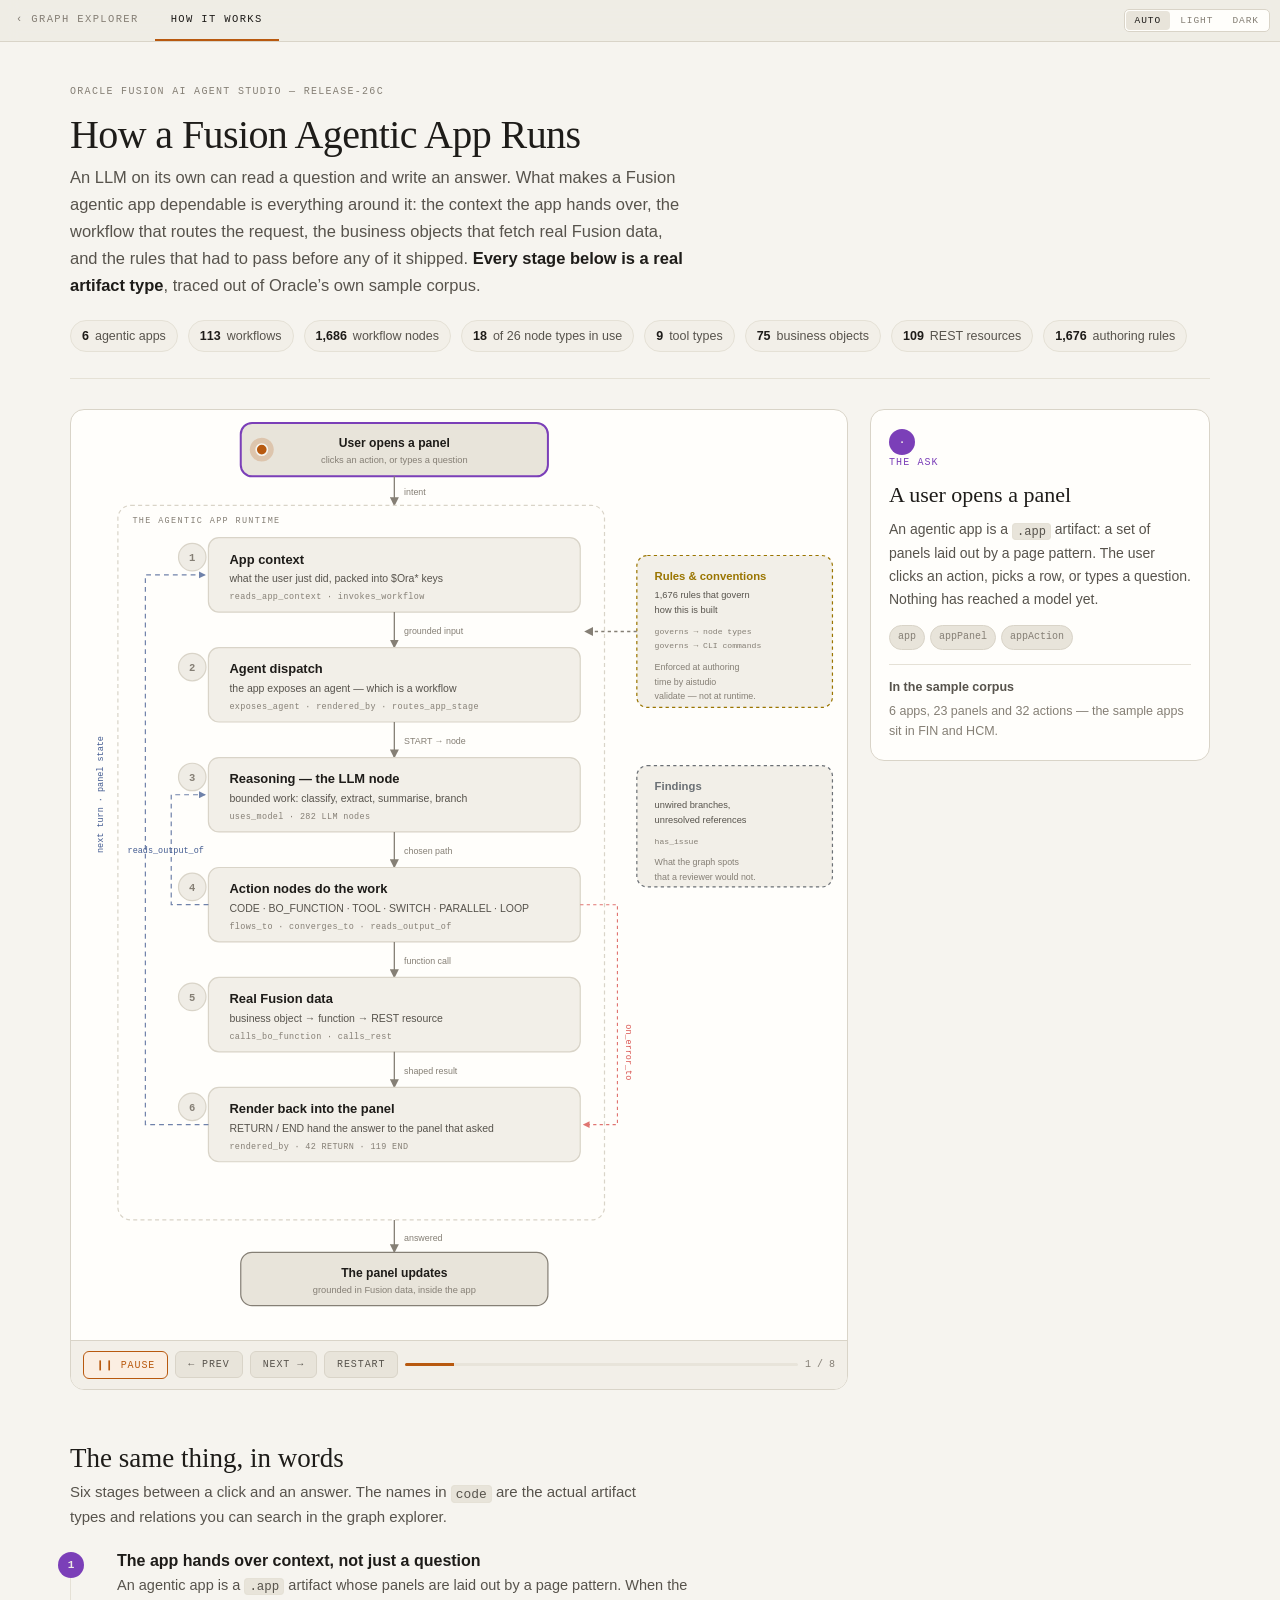
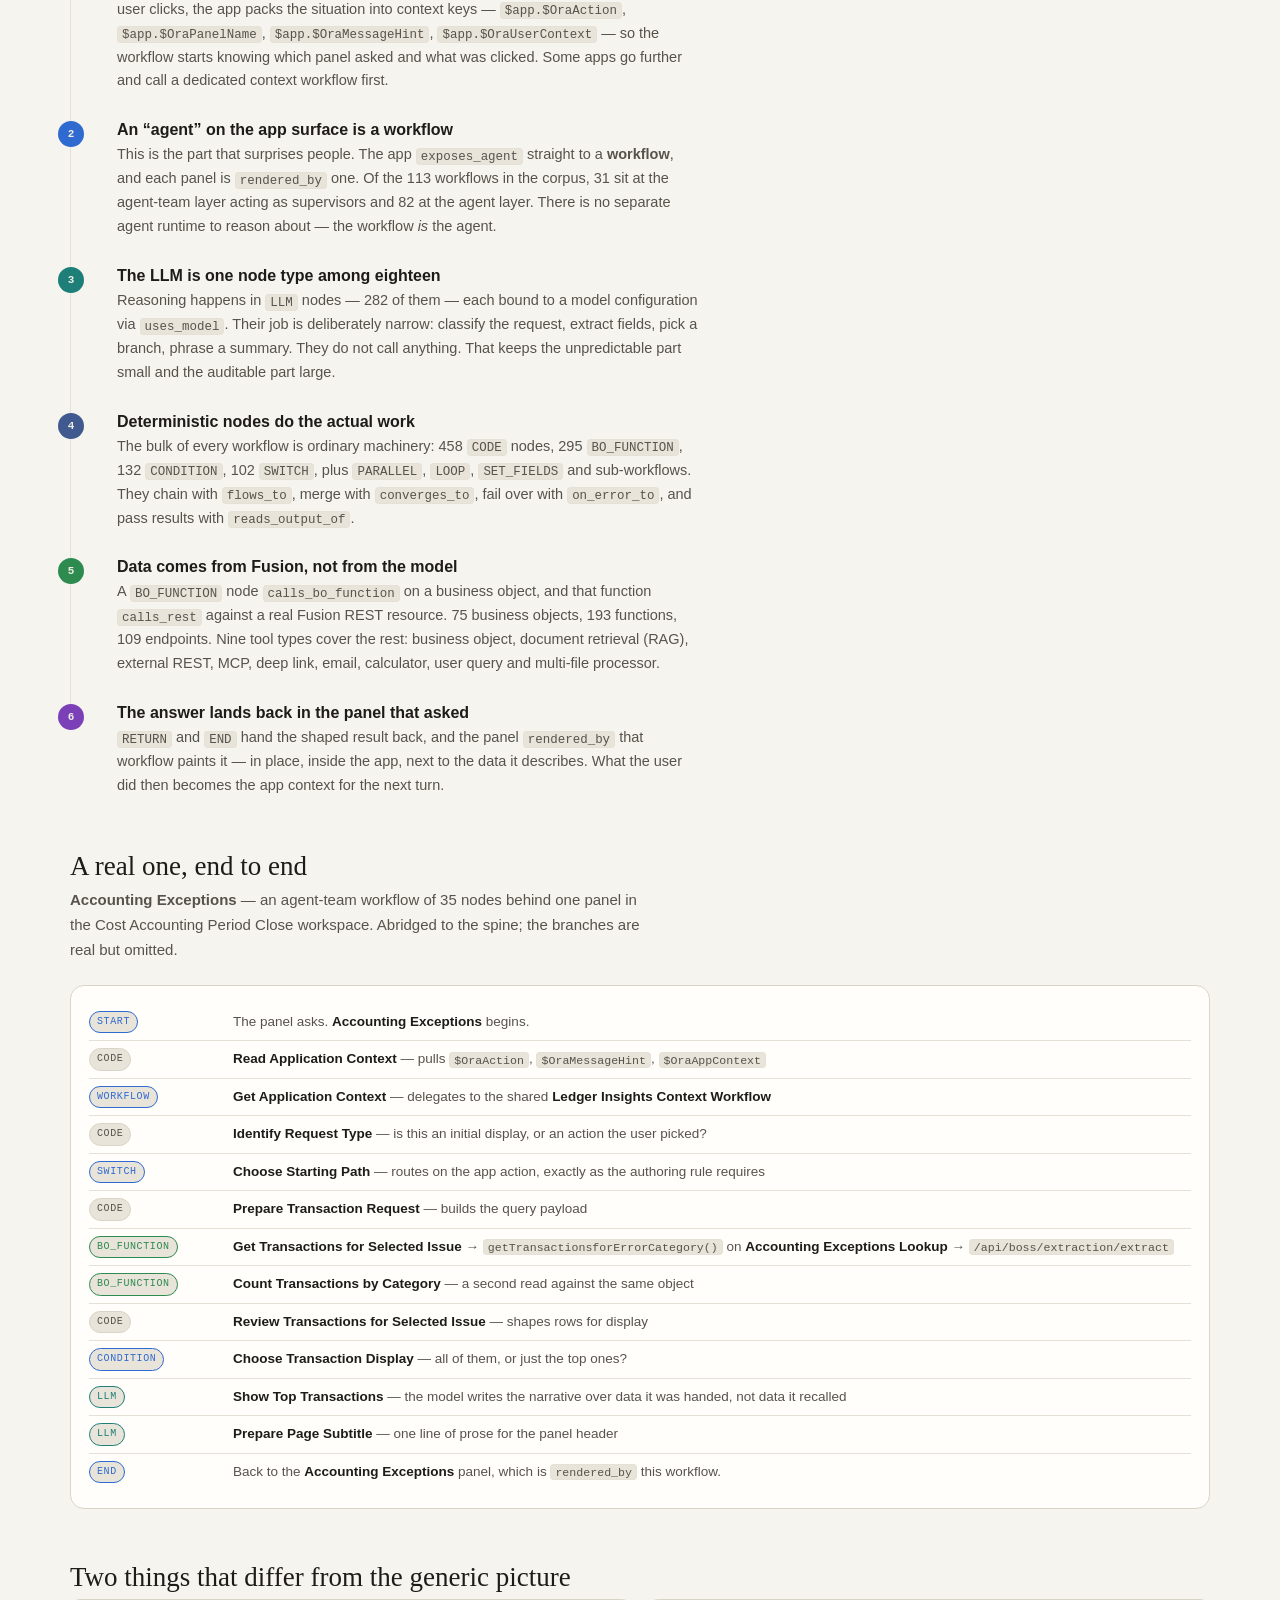
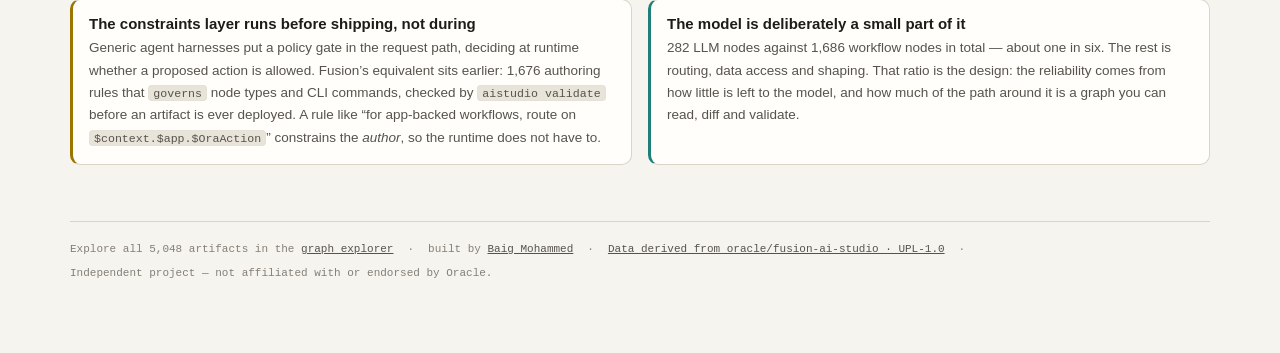
<file: app/how-it-works.html>
<!doctype html>
<html lang="en">
<head>
<meta charset="utf-8">
<meta name="viewport" content="width=device-width, initial-scale=1, viewport-fit=cover">
<title>How a Fusion Agentic App Runs</title>
<link rel="icon" href="data:image/svg+xml,%3Csvg xmlns='http://www.w3.org/2000/svg' viewBox='0 0 64 64'%3E%3Crect width='64' height='64' rx='14' ry='14' fill='rgb(10,102,194)'/%3E%3Ctext x='32' y='40' text-anchor='middle' textLength='50' lengthAdjust='spacingAndGlyphs' font-family='Helvetica,Arial,sans-serif' font-size='24' font-weight='700' fill='white'%3Ebaig%3C/text%3E%3C/svg%3E">
<script>
/* Same key as the explorer, so a viewer who picked a theme there keeps it here.
   Applied before first paint to avoid a flash of the wrong palette. */
try {
  var t = localStorage.getItem('fusion-explorer-theme');
  if (t === 'light' || t === 'dark') document.documentElement.dataset.theme = t;
} catch (e) { /* blocked storage: fall through to the system theme */ }
</script>
<style>
/* Palette lifted from app.css so the two pages read as one site. Kept inline:
   this page is otherwise self-contained and the build copies it verbatim. */
:root {
  color-scheme: dark light;
  --bg: #0e0d10;
  --bg-deep: #0a090c;
  --panel: #16151a;
  --panel-2: #1d1b22;
  --panel-3: #24222b;
  --border: #2b2932;
  --border-soft: #221f28;
  --fg: #e8e5df;
  --fg-mid: #a8a29a;
  --fg-dim: #736d65;
  --accent: #e0863c;
  --accent-soft: #2a1d12;
  --danger: #d9534f;

  --serif: "Iowan Old Style", "Palatino Linotype", Palatino, Georgia, serif;
  --sans: -apple-system, BlinkMacSystemFont, "Segoe UI", Roboto, sans-serif;
  --mono: ui-monospace, SFMono-Regular, "SF Mono", Menlo, Consolas, monospace;

  /* Stage colours are the explorer's stack-layer colours, so a shape here means
     the same thing as the same colour there. */
  --c-app: #c58af9;      /* Agentic applications */
  --c-team: #8ab4f8;     /* Agent teams */
  --c-agent: #5ec8bf;    /* Agents */
  --c-tool: #6dd58c;     /* Tools */
  --c-internal: #6d8fc4; /* Agent internals */
  --c-rule: #fbc02d;     /* Rules & conventions */
  --c-find: #9aa0a6;     /* Findings */
}
@media (prefers-color-scheme: light) {
  :root:not([data-theme="dark"]) {
    color-scheme: light;
    --bg: #f6f4ef; --bg-deep: #efece5; --panel: #fffefb; --panel-2: #f2efe8;
    --panel-3: #e8e4da; --border: #d9d4c8; --border-soft: #e5e1d6;
    --fg: #1e1c19; --fg-mid: #57534c; --fg-dim: #857f75;
    --accent: #b8590f; --accent-soft: #fbeee2;
    --c-app: #7b3fb8; --c-team: #2f6ad0; --c-agent: #1d7f77;
    --c-tool: #2e8b4f; --c-internal: #40598f; --c-rule: #9a7500; --c-find: #6b7075;
  }
}
:root[data-theme="light"] {
  color-scheme: light;
  --bg: #f6f4ef; --bg-deep: #efece5; --panel: #fffefb; --panel-2: #f2efe8;
  --panel-3: #e8e4da; --border: #d9d4c8; --border-soft: #e5e1d6;
  --fg: #1e1c19; --fg-mid: #57534c; --fg-dim: #857f75;
  --accent: #b8590f; --accent-soft: #fbeee2;
  --c-app: #7b3fb8; --c-team: #2f6ad0; --c-agent: #1d7f77;
  --c-tool: #2e8b4f; --c-internal: #40598f; --c-rule: #9a7500; --c-find: #6b7075;
}
:root[data-theme="dark"] { color-scheme: dark; }

* { box-sizing: border-box; }
html { scroll-behavior: smooth; }
body {
  margin: 0;
  background: var(--bg);
  color: var(--fg);
  font: 15px/1.65 var(--sans);
  -webkit-text-size-adjust: 100%;
}
.lbl {
  font-family: var(--mono); font-size: 10px; letter-spacing: 0.13em;
  text-transform: uppercase; color: var(--fg-dim);
}
code {
  font-family: var(--mono); font-size: 0.86em;
  background: var(--panel-3); border: 1px solid var(--border-soft);
  border-radius: 4px; padding: 0.5px 4px; overflow-wrap: anywhere;
}
a { color: var(--accent); }

/* ------------------------------------------------------------- chrome */

.topbar {
  position: sticky; top: 0; z-index: 20;
  display: flex; align-items: stretch; gap: 0;
  background: color-mix(in srgb, var(--bg-deep) 94%, transparent);
  backdrop-filter: blur(8px);
  border-bottom: 1px solid var(--border);
}
.topbar a.tab, .topbar span.tab {
  display: flex; align-items: center;
  font-family: var(--mono); font-size: 10.5px; letter-spacing: 0.13em;
  text-transform: uppercase; text-decoration: none;
  padding: 11px 16px;
  border-bottom: 2px solid transparent;
  color: var(--fg-dim);
}
.topbar a.tab:hover { color: var(--fg-mid); }
.topbar .tab.here { color: var(--fg); border-bottom-color: var(--accent); }
.topbar .spacer { flex: 1 1 auto; }
.theme {
  display: flex; align-items: center; align-self: center; gap: 1px;
  margin-right: 10px; padding: 1px;
  border: 1px solid var(--border); border-radius: 5px; background: var(--panel);
}
.theme button {
  font-family: var(--mono); font-size: 9.5px; letter-spacing: 0.1em;
  text-transform: uppercase; padding: 4px 9px;
  border: 0; border-radius: 4px; background: transparent;
  color: var(--fg-dim); cursor: pointer;
}
.theme button[aria-pressed="true"] { background: var(--panel-3); color: var(--fg); }

.wrap { max-width: 1180px; margin: 0 auto; padding: 0 20px 72px; }

header.hero { padding: 42px 0 26px; border-bottom: 1px solid var(--border-soft); }
header.hero h1 {
  font: 400 40px/1.12 var(--serif); margin: 0 0 6px; letter-spacing: -0.015em;
}
header.hero .kicker { margin-bottom: 12px; }
header.hero p.lede {
  max-width: 68ch; margin: 0 0 6px; font-size: 16.5px; color: var(--fg-mid);
}
header.hero p.lede strong { color: var(--fg); font-weight: 600; }

.factbar {
  display: flex; flex-wrap: wrap; gap: 8px 10px; margin-top: 20px;
}
.fact {
  display: flex; align-items: baseline; gap: 6px;
  padding: 5px 11px;
  background: var(--panel-2); border: 1px solid var(--border-soft);
  border-radius: 999px; font-size: 12.5px; color: var(--fg-mid);
}
.fact b { color: var(--fg); font-weight: 600; font-variant-numeric: tabular-nums; }

/* ------------------------------------------------------------- the figure */

.figure { display: grid; grid-template-columns: minmax(0, 1fr) 340px; gap: 22px; margin-top: 30px; }

.diagram-shell {
  position: relative;
  background: var(--panel); border: 1px solid var(--border); border-radius: 14px;
  overflow: hidden;
}
.diagram-scroll { overflow: auto; scrollbar-width: thin; }
.diagram-scroll svg { display: block; width: 100%; min-width: 660px; height: auto; }

.controls {
  display: flex; align-items: center; gap: 7px; flex-wrap: wrap;
  padding: 10px 12px;
  border-top: 1px solid var(--border); background: var(--panel-2);
}
.controls button {
  font-family: var(--mono); font-size: 10px; letter-spacing: 0.09em;
  text-transform: uppercase;
  padding: 7px 12px;
  color: var(--fg-mid); background: var(--panel-3);
  border: 1px solid var(--border); border-radius: 6px; cursor: pointer;
}
.controls button:hover { color: var(--accent); border-color: var(--accent); }
.controls button.primary { color: var(--accent); border-color: var(--accent); background: var(--accent-soft); }
.controls .track {
  flex: 1 1 120px; min-width: 90px; height: 3px;
  background: var(--panel-3); border-radius: 2px; overflow: hidden;
}
.controls .track > i { display: block; height: 100%; width: 0; background: var(--accent); transition: width 0.2s linear; }
.controls .count { font-family: var(--mono); font-size: 10px; color: var(--fg-dim); white-space: nowrap; }

.scroll-hint {
  margin: 0; padding: 8px 12px 10px;
  background: var(--panel-2); border-top: 1px solid var(--border-soft);
  font-size: 11.5px; color: var(--fg-dim);
}

/* ------------------------------------------------------------- caption */

.caption {
  position: sticky; top: 62px; align-self: start;
  background: var(--panel); border: 1px solid var(--border);
  border-radius: 14px; padding: 18px;
}
.caption .step-n {
  display: inline-flex; align-items: center; justify-content: center;
  width: 26px; height: 26px; border-radius: 50%;
  font-family: var(--mono); font-size: 11px;
  background: var(--stage-c, var(--accent)); color: var(--bg-deep); font-weight: 700;
}
.caption h2 { font: 400 22px/1.2 var(--serif); margin: 10px 0 2px; }
.caption .role { font-family: var(--mono); font-size: 10px; letter-spacing: 0.11em; text-transform: uppercase; color: var(--stage-c, var(--accent)); }
.caption p { margin: 10px 0 0; font-size: 14px; color: var(--fg-mid); }
.caption p strong { color: var(--fg); font-weight: 600; }
.caption .rels { margin-top: 14px; display: flex; flex-wrap: wrap; gap: 5px; }
.caption .rel {
  font-family: var(--mono); font-size: 10px;
  padding: 3px 8px; border-radius: 999px;
  background: var(--panel-3); border: 1px solid var(--border); color: var(--fg-dim);
}
.caption .egline {
  margin-top: 14px; padding-top: 12px; border-top: 1px solid var(--border-soft);
  font-size: 12.5px; color: var(--fg-dim);
}
.caption .egline b { display: block; color: var(--fg-mid); font-weight: 600; margin-bottom: 3px; }

/* ------------------------------------------------------------- svg skin */

svg .box { fill: var(--panel-2); stroke: var(--border); stroke-width: 1.5; }
svg .stage .box { transition: fill 0.25s, stroke 0.25s, filter 0.25s; }
svg .stage { cursor: pointer; }
svg .stage:focus { outline: none; }
svg .stage:focus-visible .box { stroke: var(--accent); stroke-width: 2.5; }
svg .stage.on .box { fill: var(--panel-3); stroke: var(--sc); stroke-width: 2.5; }
svg .stage.done .box { stroke: color-mix(in srgb, var(--sc) 55%, var(--border)); }

svg .s-title { fill: var(--fg); font: 600 16px var(--sans); }
svg .stage.on .s-title { fill: var(--sc); }
svg .s-sub { fill: var(--fg-mid); font: 13px var(--sans); }
svg .s-meta { fill: var(--fg-dim); font: 10.5px var(--mono); letter-spacing: 0.04em; }

svg .badge { fill: var(--bg-deep); stroke: var(--border); stroke-width: 1.5; }
svg .stage.on .badge { fill: var(--sc); stroke: var(--sc); }
svg .badge-n { fill: var(--fg-dim); font: 700 13px var(--mono); text-anchor: middle; }
svg .stage.on .badge-n { fill: var(--bg-deep); }

svg .shell { fill: none; stroke: var(--border); stroke-width: 1.5; stroke-dasharray: 5 4; }
svg .shell-lbl { fill: var(--fg-dim); font: 10.5px var(--mono); letter-spacing: 0.16em; }

svg .flow { stroke: var(--fg-dim); stroke-width: 1.6; fill: none; }
svg .flow.hot { stroke: var(--accent); stroke-width: 2.4; }
svg .flow-lbl { fill: var(--fg-dim); font: 11px var(--sans); }
svg .loop { stroke: var(--c-internal); stroke-width: 1.5; fill: none; stroke-dasharray: 6 5; opacity: 0.75; }
svg .loop-lbl { fill: var(--c-internal); font: 10.5px var(--mono); }
svg .err { stroke: var(--danger); stroke-width: 1.4; fill: none; stroke-dasharray: 4 4; opacity: 0.8; }
svg .err-lbl { fill: var(--danger); font: 10.5px var(--mono); }

svg .aside-box { fill: var(--panel-2); stroke: var(--sc); stroke-width: 1.5; stroke-dasharray: 4 4; }
svg .aside-title { fill: var(--sc); font: 600 14px var(--sans); }
svg .aside-sub { fill: var(--fg-mid); font: 11.5px var(--sans); }
svg .aside-meta { fill: var(--fg-dim); font: 10px var(--mono); }
svg .tick { fill: var(--fg-dim); font: 11px var(--sans); }

svg .endpoint { fill: var(--panel-3); stroke: var(--fg-dim); stroke-width: 1.5; }
svg .endpoint-t { fill: var(--fg); font: 600 15px var(--sans); }
svg .endpoint-s { fill: var(--fg-dim); font: 11.5px var(--sans); }

#token { fill: var(--accent); stroke: var(--bg); stroke-width: 2; }
#token-halo { fill: var(--accent); opacity: 0.22; }
.no-anim #token, .no-anim #token-halo { display: none; }

/* ------------------------------------------------------------- prose */

section.steps { margin-top: 52px; }
section.steps h2, section.example h2, section.notes h2 {
  font: 400 27px/1.2 var(--serif); margin: 0 0 6px;
}
section.steps > p.intro, section.example > p.intro { max-width: 70ch; color: var(--fg-mid); margin: 0 0 22px; }

ol.walk { list-style: none; margin: 0; padding: 0; counter-reset: w; }
ol.walk > li {
  position: relative; counter-increment: w;
  padding: 0 0 22px 46px; margin: 0;
  border-left: 1px solid var(--border-soft);
}
ol.walk > li:last-child { border-left-color: transparent; padding-bottom: 0; }
ol.walk > li::before {
  content: counter(w);
  position: absolute; left: -13px; top: 0;
  width: 26px; height: 26px; border-radius: 50%;
  display: grid; place-items: center;
  font-family: var(--mono); font-size: 11px; font-weight: 700;
  background: var(--sc, var(--accent)); color: var(--bg-deep);
}
ol.walk h3 { font: 600 16px var(--sans); margin: 0 0 4px; color: var(--fg); }
ol.walk p { margin: 0 0 6px; color: var(--fg-mid); font-size: 14.5px; max-width: 72ch; }

section.example { margin-top: 52px; }
.trace {
  background: var(--panel); border: 1px solid var(--border); border-radius: 14px;
  padding: 18px; overflow-x: auto;
}
.trace ol { list-style: none; margin: 0; padding: 0; min-width: 460px; }
.trace li {
  display: grid; grid-template-columns: 132px 1fr; gap: 12px;
  padding: 7px 0; border-bottom: 1px solid var(--border-soft); font-size: 13.5px;
}
.trace li:last-child { border-bottom: 0; }
.trace .nt {
  font-family: var(--mono); font-size: 10px; letter-spacing: 0.06em;
  padding: 2px 7px; border-radius: 999px; justify-self: start;
  border: 1px solid var(--border); color: var(--fg-mid); background: var(--panel-3);
}
.trace .nt.llm { color: var(--c-agent); border-color: var(--c-agent); }
.trace .nt.bo { color: var(--c-tool); border-color: var(--c-tool); }
.trace .nt.ctl { color: var(--c-team); border-color: var(--c-team); }
.trace .what { color: var(--fg-mid); }
.trace .what b { color: var(--fg); font-weight: 600; }

section.notes { margin-top: 52px; }
.notegrid { display: grid; grid-template-columns: repeat(auto-fit, minmax(280px, 1fr)); gap: 16px; }
.note {
  background: var(--panel); border: 1px solid var(--border);
  border-left: 3px solid var(--sc, var(--accent));
  border-radius: 10px; padding: 15px 16px;
}
.note h3 { font: 600 15px var(--sans); margin: 0 0 5px; }
.note p { margin: 0; font-size: 13.5px; color: var(--fg-mid); }

footer.site {
  margin-top: 56px; padding-top: 18px;
  border-top: 1px solid var(--border);
  font-family: var(--mono); font-size: 11px; color: var(--fg-dim);
  display: flex; flex-wrap: wrap; gap: 6px 14px;
}
footer.site a { color: var(--fg-mid); }

/* ------------------------------------------------------------- responsive */

@media (max-width: 1000px) {
  .figure { grid-template-columns: minmax(0, 1fr); }
  .caption { position: static; }
  /* The diagram is taller than a phone screen, so it gets its own viewport and
     the animation scrolls the active stage into it. */
  .diagram-scroll { max-height: 60vh; }
}
@media (max-width: 660px) {
  body { font-size: 14.5px; }
  .wrap { padding: 0 14px 56px; }
  header.hero { padding: 28px 0 20px; }
  header.hero h1 { font-size: 29px; }
  header.hero p.lede { font-size: 15px; }
  .topbar a.tab, .topbar span.tab { padding: 11px 12px; letter-spacing: 0.1em; }
  .theme { margin-right: 8px; }
  .fact { font-size: 12px; padding: 4px 9px; }
  .controls button { padding: 8px 11px; }
  section.steps h2, section.example h2, section.notes h2 { font-size: 23px; }
  ol.walk > li { padding-left: 34px; }
  .trace li { grid-template-columns: 118px 1fr; gap: 9px; }
}
@media (prefers-reduced-motion: reduce) {
  html { scroll-behavior: auto; }
  #token, #token-halo { display: none; }
}
</style>
</head>
<body>

<nav class="topbar">
  <a class="tab" href="index.html">&lsaquo; Graph explorer</a>
  <span class="tab here">How it works</span>
  <span class="spacer"></span>
  <div class="theme" role="group" aria-label="Colour theme">
    <button type="button" data-set-theme="auto" aria-pressed="true">Auto</button>
    <button type="button" data-set-theme="light" aria-pressed="false">Light</button>
    <button type="button" data-set-theme="dark" aria-pressed="false">Dark</button>
  </div>
</nav>

<div class="wrap">

<header class="hero">
  <div class="lbl kicker">Oracle Fusion AI Agent Studio &mdash; release-26C</div>
  <h1>How a Fusion Agentic App Runs</h1>
  <p class="lede">An LLM on its own can read a question and write an answer. What makes a Fusion
  agentic app dependable is everything around it: the context the app hands over, the workflow that
  routes the request, the business objects that fetch real Fusion data, and the rules that had to pass
  before any of it shipped. <strong>Every stage below is a real artifact type</strong>, traced out of
  Oracle&rsquo;s own sample corpus.</p>
  <div class="factbar">
    <span class="fact"><b>6</b> agentic apps</span>
    <span class="fact"><b>113</b> workflows</span>
    <span class="fact"><b>1,686</b> workflow nodes</span>
    <span class="fact"><b>18</b> of 26 node types in use</span>
    <span class="fact"><b>9</b> tool types</span>
    <span class="fact"><b>75</b> business objects</span>
    <span class="fact"><b>109</b> REST resources</span>
    <span class="fact"><b>1,676</b> authoring rules</span>
  </div>
</header>

<!-- ------------------------------------------------------------- figure -->

<div class="figure">
  <div class="diagram-shell">
    <div class="diagram-scroll" id="dscroll">
      <svg id="dia" viewBox="0 0 960 1150" preserveAspectRatio="xMidYMid meet"
           role="img" aria-label="Animated diagram of the Fusion agentic app runtime, from user goal through six stages to a rendered panel">
        <defs>
          <marker id="ar" viewBox="0 0 10 10" refX="9" refY="5" markerWidth="7" markerHeight="7" orient="auto-start-reverse">
            <path d="M0 0 L10 5 L0 10 z" fill="var(--fg-dim)"/>
          </marker>
          <marker id="ar-hot" viewBox="0 0 10 10" refX="9" refY="5" markerWidth="7" markerHeight="7" orient="auto-start-reverse">
            <path d="M0 0 L10 5 L0 10 z" fill="var(--accent)"/>
          </marker>
          <marker id="ar-loop" viewBox="0 0 10 10" refX="9" refY="5" markerWidth="6" markerHeight="6" orient="auto-start-reverse">
            <path d="M0 0 L10 5 L0 10 z" fill="var(--c-internal)"/>
          </marker>
          <marker id="ar-err" viewBox="0 0 10 10" refX="9" refY="5" markerWidth="6" markerHeight="6" orient="auto-start-reverse">
            <path d="M0 0 L10 5 L0 10 z" fill="var(--danger)"/>
          </marker>
        </defs>

        <!-- user -->
        <g class="stage" data-stage="0" tabindex="0" role="button" style="--sc: var(--c-app)">
          <rect class="endpoint box" x="210" y="16" width="380" height="66" rx="14"/>
          <text class="endpoint-t" x="400" y="46" text-anchor="middle">User opens a panel</text>
          <text class="endpoint-s" x="400" y="66" text-anchor="middle">clicks an action, or types a question</text>
        </g>
        <path class="flow" d="M400 82 L400 118" marker-end="url(#ar)"/>
        <text class="flow-lbl" x="412" y="105">intent</text>

        <!-- runtime shell -->
        <rect class="shell" x="58" y="118" width="602" height="884" rx="16"/>
        <text class="shell-lbl" x="76" y="140">THE AGENTIC APP RUNTIME</text>

        <!-- 1 -->
        <g class="stage" data-stage="1" tabindex="0" role="button" style="--sc: var(--c-app)">
          <rect class="box" x="170" y="158" width="460" height="92" rx="13"/>
          <circle class="badge" cx="150" cy="182" r="17"/>
          <text class="badge-n" x="150" y="187">1</text>
          <text class="s-title" x="196" y="190">App context</text>
          <text class="s-sub" x="196" y="213">what the user just did, packed into $Ora* keys</text>
          <text class="s-meta" x="196" y="234">reads_app_context &middot; invokes_workflow</text>
        </g>
        <path class="flow" d="M400 250 L400 294" marker-end="url(#ar)"/>
        <text class="flow-lbl" x="412" y="277">grounded input</text>

        <!-- 2 -->
        <g class="stage" data-stage="2" tabindex="0" role="button" style="--sc: var(--c-team)">
          <rect class="box" x="170" y="294" width="460" height="92" rx="13"/>
          <circle class="badge" cx="150" cy="318" r="17"/>
          <text class="badge-n" x="150" y="323">2</text>
          <text class="s-title" x="196" y="326">Agent dispatch</text>
          <text class="s-sub" x="196" y="349">the app exposes an agent &mdash; which is a workflow</text>
          <text class="s-meta" x="196" y="370">exposes_agent &middot; rendered_by &middot; routes_app_stage</text>
        </g>
        <path class="flow" d="M400 386 L400 430" marker-end="url(#ar)"/>
        <text class="flow-lbl" x="412" y="413">START &rarr; node</text>

        <!-- 3 -->
        <g class="stage" data-stage="3" tabindex="0" role="button" style="--sc: var(--c-agent)">
          <rect class="box" x="170" y="430" width="460" height="92" rx="13"/>
          <circle class="badge" cx="150" cy="454" r="17"/>
          <text class="badge-n" x="150" y="459">3</text>
          <text class="s-title" x="196" y="462">Reasoning &mdash; the LLM node</text>
          <text class="s-sub" x="196" y="485">bounded work: classify, extract, summarise, branch</text>
          <text class="s-meta" x="196" y="506">uses_model &middot; 282 LLM nodes</text>
        </g>
        <path class="flow" d="M400 522 L400 566" marker-end="url(#ar)"/>
        <text class="flow-lbl" x="412" y="549">chosen path</text>

        <!-- 4 -->
        <g class="stage" data-stage="4" tabindex="0" role="button" style="--sc: var(--c-internal)">
          <rect class="box" x="170" y="566" width="460" height="92" rx="13"/>
          <circle class="badge" cx="150" cy="590" r="17"/>
          <text class="badge-n" x="150" y="595">4</text>
          <text class="s-title" x="196" y="598">Action nodes do the work</text>
          <text class="s-sub" x="196" y="621">CODE &middot; BO_FUNCTION &middot; TOOL &middot; SWITCH &middot; PARALLEL &middot; LOOP</text>
          <text class="s-meta" x="196" y="642">flows_to &middot; converges_to &middot; reads_output_of</text>
        </g>
        <path class="flow" d="M400 658 L400 702" marker-end="url(#ar)"/>
        <text class="flow-lbl" x="412" y="685">function call</text>

        <!-- 5 -->
        <g class="stage" data-stage="5" tabindex="0" role="button" style="--sc: var(--c-tool)">
          <rect class="box" x="170" y="702" width="460" height="92" rx="13"/>
          <circle class="badge" cx="150" cy="726" r="17"/>
          <text class="badge-n" x="150" y="731">5</text>
          <text class="s-title" x="196" y="734">Real Fusion data</text>
          <text class="s-sub" x="196" y="757">business object &rarr; function &rarr; REST resource</text>
          <text class="s-meta" x="196" y="778">calls_bo_function &middot; calls_rest</text>
        </g>
        <path class="flow" d="M400 794 L400 838" marker-end="url(#ar)"/>
        <text class="flow-lbl" x="412" y="821">shaped result</text>

        <!-- 6 -->
        <g class="stage" data-stage="6" tabindex="0" role="button" style="--sc: var(--c-app)">
          <rect class="box" x="170" y="838" width="460" height="92" rx="13"/>
          <circle class="badge" cx="150" cy="862" r="17"/>
          <text class="badge-n" x="150" y="867">6</text>
          <text class="s-title" x="196" y="870">Render back into the panel</text>
          <text class="s-sub" x="196" y="893">RETURN / END hand the answer to the panel that asked</text>
          <text class="s-meta" x="196" y="914">rendered_by &middot; 42 RETURN &middot; 119 END</text>
        </g>

        <!-- node-to-node feedback: later nodes read earlier output -->
        <path class="loop" d="M170 612 L124 612 L124 476 L166 476" marker-end="url(#ar-loop)"/>
        <text class="loop-lbl" x="70" y="548">reads_output_of</text>
        <!-- error path -->
        <path class="err" d="M630 612 L676 612 L676 884 L634 884" marker-end="url(#ar-err)"/>
        <text class="err-lbl" x="686" y="760" transform="rotate(90 686 760)">on_error_to</text>
        <!-- next turn -->
        <path class="loop" d="M170 884 L92 884 L92 204 L166 204" marker-end="url(#ar-loop)"/>
        <text class="loop-lbl" x="40" y="548" transform="rotate(-90 40 548)">next turn &middot; panel state</text>

        <!-- result -->
        <path class="flow" d="M400 1002 L400 1042" marker-end="url(#ar)"/>
        <text class="flow-lbl" x="412" y="1028">answered</text>
        <g class="stage" data-stage="7" tabindex="0" role="button" style="--sc: var(--c-app)">
          <rect class="endpoint box" x="210" y="1042" width="380" height="66" rx="14"/>
          <text class="endpoint-t" x="400" y="1072" text-anchor="middle">The panel updates</text>
          <text class="endpoint-s" x="400" y="1092" text-anchor="middle">grounded in Fusion data, inside the app</text>
        </g>

        <!-- cross-cutting: authoring rules -->
        <g class="stage" data-stage="8" tabindex="0" role="button" style="--sc: var(--c-rule)">
          <rect class="aside-box" x="700" y="180" width="242" height="188" rx="13"/>
          <text class="aside-title" x="722" y="210">Rules &amp; conventions</text>
          <text class="aside-sub" x="722" y="233">1,676 rules that govern</text>
          <text class="aside-sub" x="722" y="251">how this is built</text>
          <text class="aside-meta" x="722" y="277">governs &rarr; node types</text>
          <text class="aside-meta" x="722" y="294">governs &rarr; CLI commands</text>
          <text class="tick" x="722" y="322">Enforced at authoring</text>
          <text class="tick" x="722" y="340">time by aistudio</text>
          <text class="tick" x="722" y="358">validate &mdash; not at runtime.</text>
        </g>
        <path class="flow" d="M700 274 L636 274" stroke-dasharray="4 4" marker-end="url(#ar)"/>

        <!-- cross-cutting: findings -->
        <g class="stage" data-stage="9" tabindex="0" role="button" style="--sc: var(--c-find)">
          <rect class="aside-box" x="700" y="440" width="242" height="150" rx="13"/>
          <text class="aside-title" x="722" y="470">Findings</text>
          <text class="aside-sub" x="722" y="493">unwired branches,</text>
          <text class="aside-sub" x="722" y="511">unresolved references</text>
          <text class="aside-meta" x="722" y="537">has_issue</text>
          <text class="tick" x="722" y="563">What the graph spots</text>
          <text class="tick" x="722" y="581">that a reviewer would not.</text>
        </g>

        <!-- travelling request -->
        <circle id="token-halo" cx="236" cy="49" r="13"/>
        <circle id="token" cx="236" cy="49" r="7"/>
      </svg>
    </div>

    <div class="controls">
      <button type="button" id="play" class="primary" aria-label="Pause">&#10073;&#10073; Pause</button>
      <button type="button" id="prev">&larr; Prev</button>
      <button type="button" id="next">Next &rarr;</button>
      <button type="button" id="restart">Restart</button>
      <span class="track"><i id="track-fill"></i></span>
      <span class="count" id="count">1 / 8</span>
    </div>
    <p class="scroll-hint" id="scroll-hint" hidden>Drag the diagram sideways &mdash; the rules and findings layers sit to the right.</p>
  </div>

  <aside class="caption" id="caption" aria-live="polite">
    <span class="step-n" id="cap-n">0</span>
    <div class="role" id="cap-role"></div>
    <h2 id="cap-title"></h2>
    <p id="cap-body"></p>
    <div class="rels" id="cap-rels"></div>
    <div class="egline" id="cap-eg"></div>
  </aside>
</div>

<!-- ------------------------------------------------------------- steps -->

<section class="steps">
  <h2>The same thing, in words</h2>
  <p class="intro">Six stages between a click and an answer. The names in <code>code</code> are the
  actual artifact types and relations you can search in the graph explorer.</p>

  <ol class="walk">
    <li style="--sc: var(--c-app)">
      <h3>The app hands over context, not just a question</h3>
      <p>An agentic app is a <code>.app</code> artifact whose panels are laid out by a page pattern.
      When the user clicks, the app packs the situation into context keys &mdash;
      <code>$app.$OraAction</code>, <code>$app.$OraPanelName</code>, <code>$app.$OraMessageHint</code>,
      <code>$app.$OraUserContext</code> &mdash; so the workflow starts knowing which panel asked and
      what was clicked. Some apps go further and call a dedicated context workflow first.</p>
    </li>
    <li style="--sc: var(--c-team)">
      <h3>An &ldquo;agent&rdquo; on the app surface is a workflow</h3>
      <p>This is the part that surprises people. The app <code>exposes_agent</code> straight to a
      <strong>workflow</strong>, and each panel is <code>rendered_by</code> one. Of the 113 workflows in the
      corpus, 31 sit at the agent-team layer acting as supervisors and 82 at the agent layer. There is no
      separate agent runtime to reason about &mdash; the workflow <em>is</em> the agent.</p>
    </li>
    <li style="--sc: var(--c-agent)">
      <h3>The LLM is one node type among eighteen</h3>
      <p>Reasoning happens in <code>LLM</code> nodes &mdash; 282 of them &mdash; each bound to a model
      configuration via <code>uses_model</code>. Their job is deliberately narrow: classify the request,
      extract fields, pick a branch, phrase a summary. They do not call anything. That keeps the
      unpredictable part small and the auditable part large.</p>
    </li>
    <li style="--sc: var(--c-internal)">
      <h3>Deterministic nodes do the actual work</h3>
      <p>The bulk of every workflow is ordinary machinery: 458 <code>CODE</code> nodes, 295
      <code>BO_FUNCTION</code>, 132 <code>CONDITION</code>, 102 <code>SWITCH</code>, plus
      <code>PARALLEL</code>, <code>LOOP</code>, <code>SET_FIELDS</code> and sub-workflows. They chain
      with <code>flows_to</code>, merge with <code>converges_to</code>, fail over with
      <code>on_error_to</code>, and pass results with <code>reads_output_of</code>.</p>
    </li>
    <li style="--sc: var(--c-tool)">
      <h3>Data comes from Fusion, not from the model</h3>
      <p>A <code>BO_FUNCTION</code> node <code>calls_bo_function</code> on a business object, and that
      function <code>calls_rest</code> against a real Fusion REST resource. 75 business objects, 193
      functions, 109 endpoints. Nine tool types cover the rest: business object, document retrieval
      (RAG), external REST, MCP, deep link, email, calculator, user query and multi-file processor.</p>
    </li>
    <li style="--sc: var(--c-app)">
      <h3>The answer lands back in the panel that asked</h3>
      <p><code>RETURN</code> and <code>END</code> hand the shaped result back, and the panel
      <code>rendered_by</code> that workflow paints it &mdash; in place, inside the app, next to the data
      it describes. What the user did then becomes the app context for the next turn.</p>
    </li>
  </ol>
</section>

<!-- ------------------------------------------------------------- example -->

<section class="example">
  <h2>A real one, end to end</h2>
  <p class="intro"><strong>Accounting Exceptions</strong> &mdash; an agent-team workflow of 35 nodes
  behind one panel in the Cost Accounting Period Close workspace. Abridged to the spine; the
  branches are real but omitted.</p>
  <div class="trace">
    <ol>
      <li><span class="nt ctl">START</span><span class="what">The panel asks. <b>Accounting Exceptions</b> begins.</span></li>
      <li><span class="nt">CODE</span><span class="what"><b>Read Application Context</b> &mdash; pulls <code>$OraAction</code>, <code>$OraMessageHint</code>, <code>$OraAppContext</code></span></li>
      <li><span class="nt ctl">WORKFLOW</span><span class="what"><b>Get Application Context</b> &mdash; delegates to the shared <b>Ledger Insights Context Workflow</b></span></li>
      <li><span class="nt">CODE</span><span class="what"><b>Identify Request Type</b> &mdash; is this an initial display, or an action the user picked?</span></li>
      <li><span class="nt ctl">SWITCH</span><span class="what"><b>Choose Starting Path</b> &mdash; routes on the app action, exactly as the authoring rule requires</span></li>
      <li><span class="nt">CODE</span><span class="what"><b>Prepare Transaction Request</b> &mdash; builds the query payload</span></li>
      <li><span class="nt bo">BO_FUNCTION</span><span class="what"><b>Get Transactions for Selected Issue</b> &rarr; <code>getTransactionsforErrorCategory()</code> on <b>Accounting Exceptions Lookup</b> &rarr; <code>/api/boss/extraction/extract</code></span></li>
      <li><span class="nt bo">BO_FUNCTION</span><span class="what"><b>Count Transactions by Category</b> &mdash; a second read against the same object</span></li>
      <li><span class="nt">CODE</span><span class="what"><b>Review Transactions for Selected Issue</b> &mdash; shapes rows for display</span></li>
      <li><span class="nt ctl">CONDITION</span><span class="what"><b>Choose Transaction Display</b> &mdash; all of them, or just the top ones?</span></li>
      <li><span class="nt llm">LLM</span><span class="what"><b>Show Top Transactions</b> &mdash; the model writes the narrative over data it was handed, not data it recalled</span></li>
      <li><span class="nt llm">LLM</span><span class="what"><b>Prepare Page Subtitle</b> &mdash; one line of prose for the panel header</span></li>
      <li><span class="nt ctl">END</span><span class="what">Back to the <b>Accounting Exceptions</b> panel, which is <code>rendered_by</code> this workflow.</span></li>
    </ol>
  </div>
</section>

<!-- ------------------------------------------------------------- notes -->

<section class="notes">
  <h2>Two things that differ from the generic picture</h2>
  <div class="notegrid">
    <div class="note" style="--sc: var(--c-rule)">
      <h3>The constraints layer runs before shipping, not during</h3>
      <p>Generic agent harnesses put a policy gate in the request path, deciding at runtime whether a
      proposed action is allowed. Fusion&rsquo;s equivalent sits earlier: 1,676 authoring rules that
      <code>governs</code> node types and CLI commands, checked by <code>aistudio validate</code>
      before an artifact is ever deployed. A rule like &ldquo;for app-backed workflows, route on
      <code>$context.$app.$OraAction</code>&rdquo; constrains the <em>author</em>, so the runtime does
      not have to.</p>
    </div>
    <div class="note" style="--sc: var(--c-agent)">
      <h3>The model is deliberately a small part of it</h3>
      <p>282 LLM nodes against 1,686 workflow nodes in total &mdash; about one in six. The rest is
      routing, data access and shaping. That ratio is the design: the reliability comes from how little
      is left to the model, and how much of the path around it is a graph you can read, diff and
      validate.</p>
    </div>
  </div>
</section>

<footer class="site">
  <span>Explore all 5,048 artifacts in the <a href="index.html">graph explorer</a></span>
  <span>&middot;</span>
  <span>built by <a href="https://www.linkedin.com/in/mbaig162/" target="_blank" rel="noreferrer">Baig Mohammed</a></span>
  <span>&middot;</span>
  <span><a href="https://github.com/oracle/fusion-ai-studio" target="_blank" rel="noreferrer">Data derived from oracle/fusion-ai-studio &middot; UPL-1.0</a></span>
  <span>&middot;</span>
  <span>Independent project &mdash; not affiliated with or endorsed by Oracle.</span>
</footer>

</div>

<script>
(() => {
  'use strict';

  const $ = (s) => document.querySelector(s);
  const reduced = matchMedia('(prefers-reduced-motion: reduce)').matches;

  /* ------------------------------------------------------------- theme */

  const KEY = 'fusion-explorer-theme';
  const stored = () => { try { return localStorage.getItem(KEY) || 'auto'; } catch (e) { return 'auto'; } };
  function setTheme(t, persist = true) {
    if (t === 'auto') delete document.documentElement.dataset.theme;
    else document.documentElement.dataset.theme = t;
    if (persist) { try { localStorage.setItem(KEY, t); } catch (e) { /* blocked */ } }
    for (const b of document.querySelectorAll('[data-set-theme]')) {
      b.setAttribute('aria-pressed', String(b.dataset.setTheme === t));
    }
  }
  for (const b of document.querySelectorAll('[data-set-theme]')) {
    b.addEventListener('click', () => setTheme(b.dataset.setTheme));
  }
  setTheme(stored(), false);

  /* ------------------------------------------------------------- script */

  // y of each stage's centre in viewBox units — the token's itinerary.
  const STEPS = [
    { s: 0, y: 49, x: 236, c: 'var(--c-app)', role: 'The ask',
      title: 'A user opens a panel',
      body: 'An agentic app is a <code>.app</code> artifact: a set of panels laid out by a page pattern. The user clicks an action, picks a row, or types a question. Nothing has reached a model yet.',
      rels: ['app', 'appPanel', 'appAction'],
      eg: ['In the sample corpus', '6 apps, 23 panels and 32 actions — the sample apps sit in FIN and HCM.'] },

    { s: 1, y: 204, x: 186, c: 'var(--c-app)', role: 'Stage 1 · context',
      title: 'App context',
      body: 'The app packs what just happened into context keys the workflow can read — <code>$app.$OraAction</code>, <code>$app.$OraPanelName</code>, <code>$app.$OraMessageHint</code>, <code>$app.$OraUserContext</code>. Some apps call a dedicated context workflow first to enrich it.',
      rels: ['reads_app_context', 'invokes_workflow', 'routes_app_stage'],
      eg: ['Real example', '<b>Get Application Context</b> reads three keys, then delegates to the shared <b>Ledger Insights Context Workflow</b>.'] },

    { s: 2, y: 340, x: 186, c: 'var(--c-team)', role: 'Stage 2 · dispatch',
      title: 'Agent dispatch',
      body: 'The app <code>exposes_agent</code> — and the target is a <strong>workflow</strong>. In Agent Studio an agent on the app surface <em>is</em> a workflow; each panel is <code>rendered_by</code> one. 31 workflows act as supervising agent teams, 82 as agents.',
      rels: ['exposes_agent', 'rendered_by', 'summarized_by'],
      eg: ['Real example', 'The <b>Accounting Exceptions</b> panel is rendered by the <b>Accounting Exceptions</b> workflow — 35 nodes, agent-team layer.'] },

    { s: 3, y: 476, x: 186, c: 'var(--c-agent)', role: 'Stage 3 · reasoning',
      title: 'The LLM node',
      body: 'Reasoning is scoped to <code>LLM</code> nodes, each bound to a model configuration through <code>uses_model</code>. They classify, extract, choose a branch or phrase a summary — and they call nothing themselves. 282 of them across 1,686 workflow nodes: about one in six.',
      rels: ['uses_model', 'modelConfiguration', 'references_prompt'],
      eg: ['Models in use', '<code>ORA_LLM_PREMIUM</code> and <code>ORA_MODEL_CONFIG_PREMIUM_OPEN_AI_GPT_4_1_MINI</code>.'] },

    { s: 4, y: 612, x: 186, c: 'var(--c-internal)', role: 'Stage 4 · action',
      title: 'Action nodes',
      body: 'The deterministic majority: 458 <code>CODE</code>, 295 <code>BO_FUNCTION</code>, 132 <code>CONDITION</code>, 102 <code>SWITCH</code>, 52 <code>SET_FIELDS</code>, plus <code>PARALLEL</code>, <code>LOOP</code>, <code>WHILE</code>, <code>EMAIL</code> and 39 sub-workflow calls. They chain, branch, merge and fail over explicitly.',
      rels: ['flows_to', 'converges_to', 'on_error_to', 'reads_output_of'],
      eg: ['Why it matters', '1,814 flow edges and 1,185 output-passing edges — the execution path is data you can read, not behaviour you have to observe.'] },

    { s: 5, y: 748, x: 186, c: 'var(--c-tool)', role: 'Stage 5 · data',
      title: 'Real Fusion data',
      body: 'A <code>BO_FUNCTION</code> node calls a function on a business object, and that function calls a Fusion REST resource. The model never supplies the numbers. Nine tool types cover everything else — RAG over documents, external REST, MCP, deep links, email, calculator.',
      rels: ['calls_bo_function', 'calls_rest', 'exposes_rest_resource'],
      eg: ['Real example', '<b>Get Transactions for Selected Issue</b> → <code>getTransactionsforErrorCategory()</code> → <code>/api/boss/extraction/extract</code>'] },

    { s: 6, y: 884, x: 186, c: 'var(--c-app)', role: 'Stage 6 · render',
      title: 'Back into the panel',
      body: '<code>RETURN</code> and <code>END</code> hand the shaped result to the panel that asked for it — in place, inside the app, beside the data it describes. What the user does next becomes the app context for the following turn.',
      rels: ['rendered_by', 'RETURN', 'END'],
      eg: ['In the corpus', '42 RETURN nodes, 119 END nodes, 31 panels rendered by a workflow.'] },

    { s: 7, y: 1075, x: 236, c: 'var(--c-app)', role: 'The answer',
      title: 'The panel updates',
      body: 'Grounded in Fusion data, routed by a workflow you can diff, produced by a path that was validated before it shipped. The loop closes: this panel state is the next request&rsquo;s context.',
      rels: ['appPanel', 'appStage'],
      eg: ['The whole point', 'Reliability came from the structure around the model, not from the model alone.'] },
  ];

  // The two cross-cutting cards are reachable by click but are not on the itinerary.
  const ASIDES = {
    8: { c: 'var(--c-rule)', role: 'Cross-cutting', title: 'Rules & conventions',
      body: 'Where a generic harness puts a runtime policy gate, Fusion puts 1,676 authoring rules. They <code>governs</code> node types and CLI commands, and <code>aistudio validate</code> checks them before an artifact ships — constraining the author so the runtime does not have to.',
      rels: ['governs', 'states', 'prescribes_command'],
      eg: ['A real rule', '&ldquo;For app-backed workflows, route on <code>$context.$app.$OraAction</code>&rdquo; — governs SWITCH, LLM and AGENT node types.'] },
    9: { c: 'var(--c-find)', role: 'Cross-cutting', title: 'Findings',
      body: 'The lint layer: unwired branches, unresolved references, node types used without a spec. Not a runtime trace — a static read of the corpus that surfaces what a reviewer would miss.',
      rels: ['has_issue'],
      eg: ['Worth knowing', 'The <code>ADD</code> node type is builder scaffolding on an unfilled branch — counted separately, so it stops masquerading as a documentation gap.'] },
  };

  const svg = $('#dia');
  const stages = [...svg.querySelectorAll('.stage')];
  const stageBy = new Map(stages.map((g) => [Number(g.dataset.stage), g]));
  const token = $('#token'), halo = $('#token-halo');
  const scroller = $('#dscroll');

  let idx = 0;            // index into STEPS
  let playing = !reduced;
  let raf = 0, phaseStart = 0, travelling = false;
  let from = STEPS[0], to = STEPS[0];

  const TRAVEL = 780;     // ms moving between stages
  const DWELL = 2400;     // ms held on a stage

  /* ------------------------------------------------------------- render */

  function paintCaption(d, n) {
    const cap = $('#caption');
    cap.style.setProperty('--stage-c', d.c);
    $('#cap-n').textContent = n;
    $('#cap-role').textContent = d.role;
    $('#cap-title').textContent = d.title;
    $('#cap-body').innerHTML = d.body;
    $('#cap-rels').replaceChildren(...d.rels.map((r) => {
      const s = document.createElement('span'); s.className = 'rel'; s.textContent = r; return s;
    }));
    $('#cap-eg').innerHTML = `<b>${d.eg[0]}</b>${d.eg[1]}`;
  }

  /** Keep the live stage visible when the diagram is in its own scroll box. */
  function reveal(stageNum) {
    const g = stageBy.get(stageNum);
    if (!g || scroller.scrollHeight <= scroller.clientHeight + 4) return;
    const box = g.querySelector('rect');
    const ratio = scroller.scrollHeight / 1150;          // viewBox units → px
    const mid = (Number(box.getAttribute('y')) + Number(box.getAttribute('height')) / 2) * ratio;
    scroller.scrollTo({ top: mid - scroller.clientHeight / 2, behavior: reduced ? 'auto' : 'smooth' });
  }

  function show(i, { scroll = true } = {}) {
    idx = (i + STEPS.length) % STEPS.length;
    const d = STEPS[idx];
    for (const g of stages) {
      const n = Number(g.dataset.stage);
      const pos = STEPS.findIndex((x) => x.s === n);
      g.classList.toggle('on', n === d.s);
      g.classList.toggle('done', pos !== -1 && pos < idx);
    }
    // Stages 1-6 are numbered in the diagram; the two endpoints are not.
    paintCaption(d, d.s >= 1 && d.s <= 6 ? d.s : '\u00b7');
    $('#count').textContent = `${idx + 1} / ${STEPS.length}`;
    $('#track-fill').style.width = `${((idx + 1) / STEPS.length) * 100}%`;
    if (scroll) reveal(d.s);
  }

  function moveToken(x, y) {
    token.setAttribute('cx', x); token.setAttribute('cy', y);
    halo.setAttribute('cx', x); halo.setAttribute('cy', y);
  }

  /** x follows a three-part profile: out of the card it is leaving, down the
      arrow lane, then into the gutter of the card it arrives at. */
  const laneX = (t) => {
    if (t < 0.3) return from.x + (400 - from.x) * (t / 0.3);
    if (t > 0.7) return 400 + (to.x - 400) * ((t - 0.7) / 0.3);
    return 400;
  };

  /* ------------------------------------------------------------- loop */

  function step(ts) {
    raf = requestAnimationFrame(step);
    if (!playing) { phaseStart = ts; return; }
    const dt = ts - phaseStart;

    if (travelling) {
      const t = Math.min(1, dt / TRAVEL);
      // ease-in-out so the request appears to accelerate away and settle
      const e = t < 0.5 ? 2 * t * t : 1 - Math.pow(-2 * t + 2, 2) / 2;
      moveToken(laneX(t), from.y + (to.y - from.y) * e);
      halo.setAttribute('r', String(13 + Math.sin(t * Math.PI) * 8));
      if (t >= 1) { travelling = false; phaseStart = ts; show(idx); }
      return;
    }

    // pulse while held
    halo.setAttribute('r', String(12 + Math.sin(dt / 260) * 3));
    if (dt >= DWELL) advance(1);
  }

  function advance(dir) {
    const next = (idx + dir + STEPS.length) % STEPS.length;
    from = STEPS[idx];
    to = STEPS[next];
    idx = next;
    if (reduced) { moveToken(to.x, to.y); show(idx); phaseStart = performance.now(); return; }
    travelling = true;
    phaseStart = performance.now();
    show(idx, { scroll: true });
  }

  function jump(i) {
    idx = (i + STEPS.length) % STEPS.length;
    travelling = false;
    phaseStart = performance.now();
    from = to = STEPS[idx];
    moveToken(STEPS[idx].x, STEPS[idx].y);
    show(idx);
  }

  function setPlaying(v) {
    playing = v;
    const b = $('#play');
    b.innerHTML = v ? '&#10073;&#10073; Pause' : '&#9654; Play';
    b.setAttribute('aria-label', v ? 'Pause' : 'Play');
    b.classList.toggle('primary', v);
    phaseStart = performance.now();
  }

  /* ------------------------------------------------------------- wiring */

  // A pause the reader asked for has to outlive scrolling away and back, or the
  // observer below restarts the animation over someone parked on a stage.
  let userPaused = reduced;
  const pauseByUser = () => { userPaused = true; setPlaying(false); };
  const resumeByUser = () => { userPaused = false; setPlaying(true); };

  $('#play').addEventListener('click', () => (playing ? pauseByUser() : resumeByUser()));
  $('#next').addEventListener('click', () => { pauseByUser(); jump(idx + 1); });
  $('#prev').addEventListener('click', () => { pauseByUser(); jump(idx - 1); });
  $('#restart').addEventListener('click', () => { jump(0); resumeByUser(); });

  for (const g of stages) {
    const n = Number(g.dataset.stage);
    const pos = STEPS.findIndex((x) => x.s === n);
    const act = () => {
      pauseByUser();
      if (pos !== -1) { jump(pos); return; }
      // an aside: highlight it and show its card without moving the token
      for (const o of stages) o.classList.remove('on');
      g.classList.add('on');
      paintCaption(ASIDES[n], '·');
    };
    g.addEventListener('click', act);
    g.addEventListener('keydown', (e) => {
      if (e.key === 'Enter' || e.key === ' ') { e.preventDefault(); act(); }
    });
  }

  document.addEventListener('keydown', (e) => {
    if (/^(INPUT|TEXTAREA|SELECT)$/.test(document.activeElement?.tagName ?? '')) return;
    if (e.key === ' ') { e.preventDefault(); playing ? pauseByUser() : resumeByUser(); }
    else if (e.key === 'ArrowRight') { pauseByUser(); jump(idx + 1); }
    else if (e.key === 'ArrowLeft') { pauseByUser(); jump(idx - 1); }
  });

  // Do not animate off-screen: it is wasted work and the viewer misses it anyway.
  if ('IntersectionObserver' in window) {
    new IntersectionObserver((entries) => {
      for (const en of entries) {
        if (en.isIntersecting && !userPaused && !reduced) setPlaying(true);
        else if (!en.isIntersecting) playing = false;
      }
    }, { threshold: 0.12 }).observe(svg);
  }

  // Only claim the diagram scrolls if it actually does at this width.
  const hint = $('#scroll-hint');
  const syncHint = () => { hint.hidden = scroller.scrollWidth <= scroller.clientWidth + 8; };
  syncHint();
  addEventListener('resize', syncHint);

  show(0, { scroll: false });
  moveToken(STEPS[0].x, STEPS[0].y);
  if (reduced) { document.body.classList.add('no-anim'); setPlaying(false); }
  phaseStart = performance.now();
  raf = requestAnimationFrame(step);
})();
</script>
</body>
</html>
</file>
